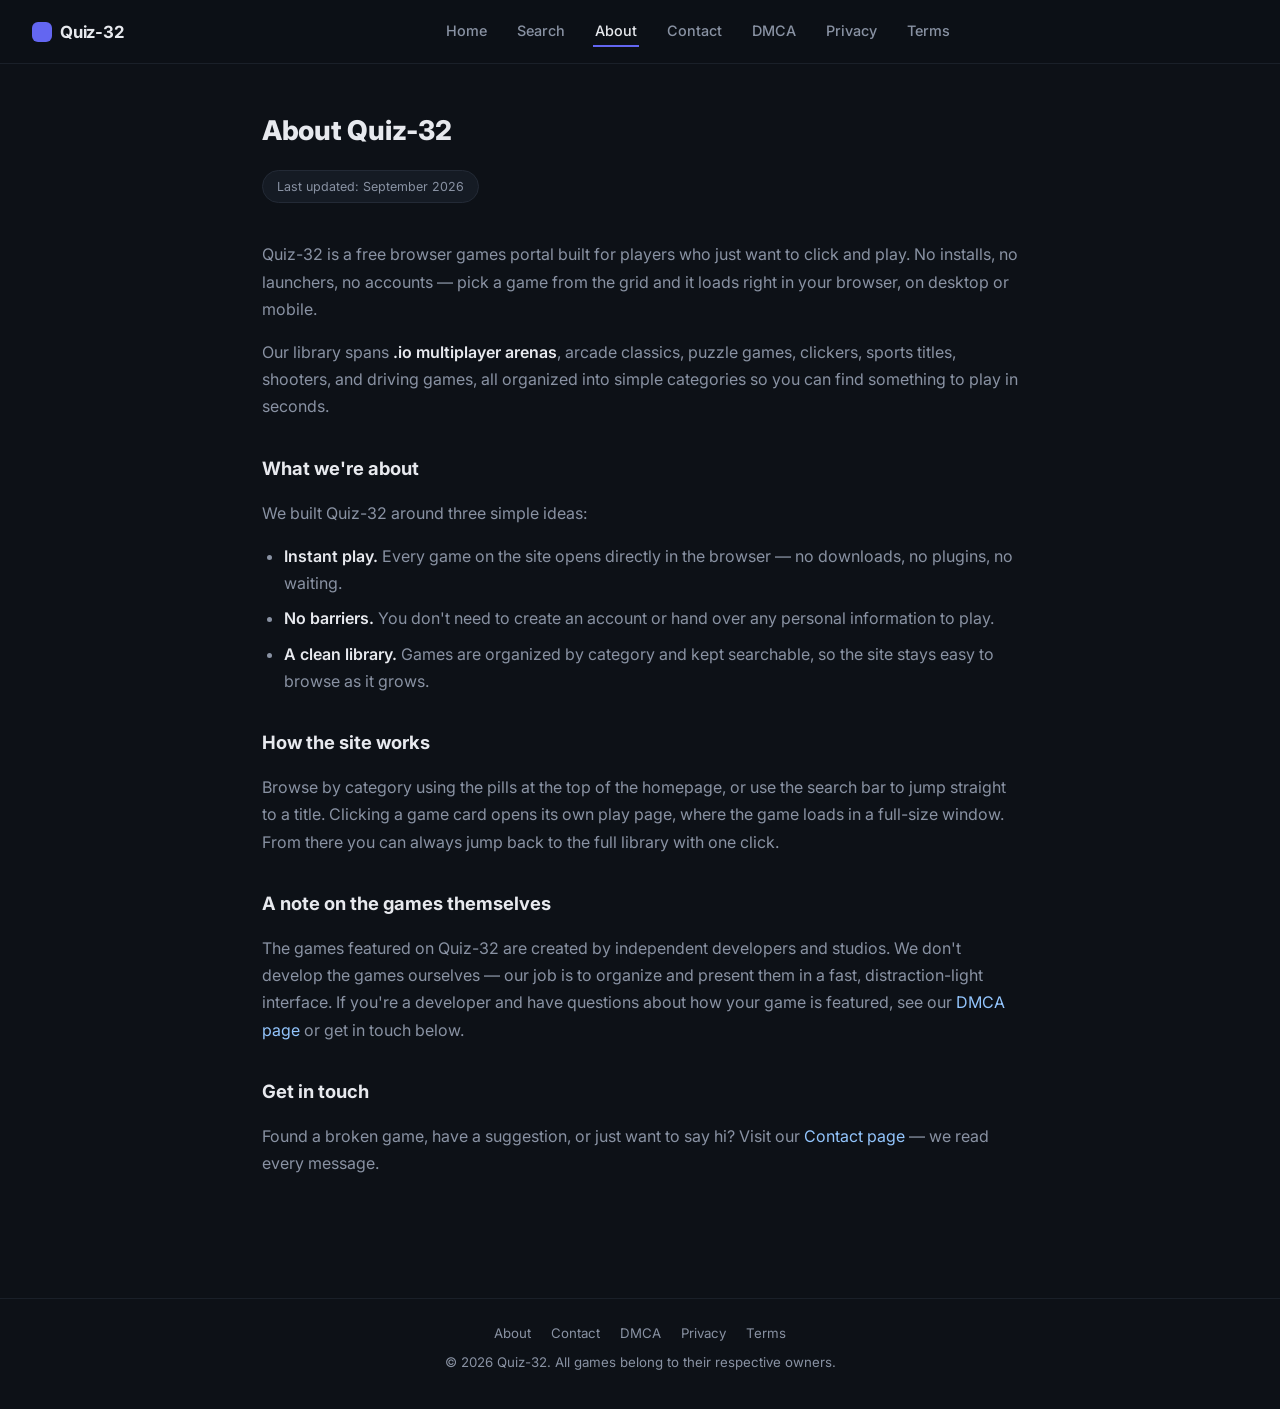
<file: about.html>
<!DOCTYPE html>
<html lang="tr">
<head>
<script async src="https://pagead2.googlesyndication.com/pagead/js/adsbygoogle.js?client=ca-pub-5250710037147850" crossorigin="anonymous"></script>
<meta charset="UTF-8">
<meta name="viewport" content="width=device-width, initial-scale=1.0">
<title>Quiz-32</title>
<link rel="icon" href="assets/img/favicon.svg" type="image/svg+xml">
<link rel="icon" href="assets/img/favicon-32.png" sizes="32x32" type="image/png">
<link rel="shortcut icon" href="favicon.ico">
<link rel="apple-touch-icon" href="assets/img/apple-touch-icon.png">
<link rel="stylesheet" href="assets/style.css">
</head>
<body>

<header class="site-header">
  <div class="nav-inner">
    <a class="logo" href="index.html">Quiz-32</a>
    <button class="nav-toggle" aria-label="Menu">&#9776;</button>
    <nav class="main-nav">
      <a href="index.html">Home</a>
      <a href="search.html">Search</a>
      <a href="about.html" class="active">About</a>
      <a href="contact.html">Contact</a>
      <a href="dmca.html">DMCA</a>
      <a href="privacy.html">Privacy</a>
      <a href="terms.html">Terms</a>
    </nav>
  </div>
</header>

<div class="page-content">
  <h1>About Quiz-32</h1>
  <span class="page-updated">Last updated: September 2026</span>

  <p>Quiz-32 is a free browser games portal built for players who just want to click and play. No installs, no launchers, no accounts &mdash; pick a game from the grid and it loads right in your browser, on desktop or mobile.</p>

  <p>Our library spans <strong>.io multiplayer arenas</strong>, arcade classics, puzzle games, clickers, sports titles, shooters, and driving games, all organized into simple categories so you can find something to play in seconds.</p>

  <h2>What we're about</h2>
  <p>We built Quiz-32 around three simple ideas:</p>
  <ul>
    <li><strong>Instant play.</strong> Every game on the site opens directly in the browser &mdash; no downloads, no plugins, no waiting.</li>
    <li><strong>No barriers.</strong> You don't need to create an account or hand over any personal information to play.</li>
    <li><strong>A clean library.</strong> Games are organized by category and kept searchable, so the site stays easy to browse as it grows.</li>
  </ul>

  <h2>How the site works</h2>
  <p>Browse by category using the pills at the top of the homepage, or use the search bar to jump straight to a title. Clicking a game card opens its own play page, where the game loads in a full-size window. From there you can always jump back to the full library with one click.</p>

  <h2>A note on the games themselves</h2>
  <p>The games featured on Quiz-32 are created by independent developers and studios. We don't develop the games ourselves &mdash; our job is to organize and present them in a fast, distraction-light interface. If you're a developer and have questions about how your game is featured, see our <a href="dmca.html">DMCA page</a> or get in touch below.</p>

  <h2>Get in touch</h2>
  <p>Found a broken game, have a suggestion, or just want to say hi? Visit our <a href="contact.html">Contact page</a> &mdash; we read every message.</p>
</div>

<footer class="site-footer">
  <div>
    <a href="about.html">About</a>
    <a href="contact.html">Contact</a>
    <a href="dmca.html">DMCA</a>
    <a href="privacy.html">Privacy</a>
    <a href="terms.html">Terms</a>
  </div>
  <p>&copy; 2026 Quiz-32. All games belong to their respective owners.</p>
</footer>

<script src="assets/common.js"></script>
</body>
</html>
</file>
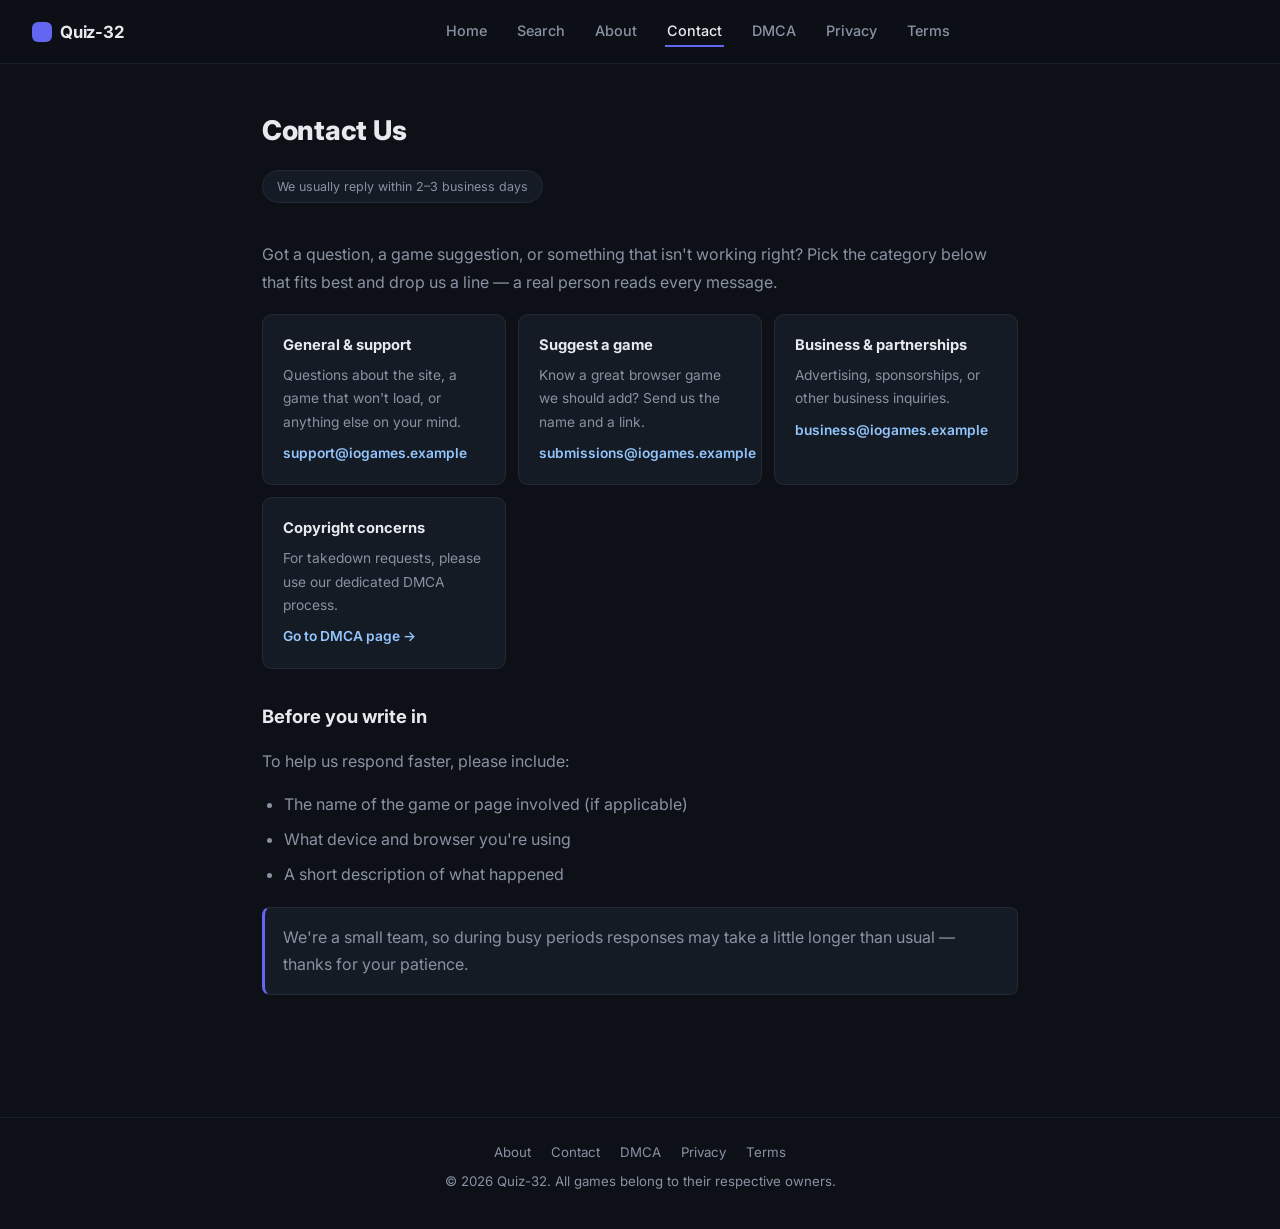
<file: contact.html>
<!DOCTYPE html>
<html lang="tr">
<head>
<script async src="https://pagead2.googlesyndication.com/pagead/js/adsbygoogle.js?client=ca-pub-5250710037147850" crossorigin="anonymous"></script>
<meta charset="UTF-8">
<meta name="viewport" content="width=device-width, initial-scale=1.0">
<title>Quiz-32</title>
<link rel="icon" href="assets/img/favicon.svg" type="image/svg+xml">
<link rel="icon" href="assets/img/favicon-32.png" sizes="32x32" type="image/png">
<link rel="shortcut icon" href="favicon.ico">
<link rel="apple-touch-icon" href="assets/img/apple-touch-icon.png">
<link rel="stylesheet" href="assets/style.css">
</head>
<body>

<header class="site-header">
  <div class="nav-inner">
    <a class="logo" href="index.html">Quiz-32</a>
    <button class="nav-toggle" aria-label="Menu">&#9776;</button>
    <nav class="main-nav">
      <a href="index.html">Home</a>
      <a href="search.html">Search</a>
      <a href="about.html">About</a>
      <a href="contact.html" class="active">Contact</a>
      <a href="dmca.html">DMCA</a>
      <a href="privacy.html">Privacy</a>
      <a href="terms.html">Terms</a>
    </nav>
  </div>
</header>

<div class="page-content">
  <h1>Contact Us</h1>
  <span class="page-updated">We usually reply within 2&ndash;3 business days</span>

  <p>Got a question, a game suggestion, or something that isn't working right? Pick the category below that fits best and drop us a line &mdash; a real person reads every message.</p>

  <div class="contact-grid">
    <div class="contact-card">
      <h3>General &amp; support</h3>
      <p>Questions about the site, a game that won't load, or anything else on your mind.</p>
      <span class="email">support@iogames.example</span>
    </div>
    <div class="contact-card">
      <h3>Suggest a game</h3>
      <p>Know a great browser game we should add? Send us the name and a link.</p>
      <span class="email">submissions@iogames.example</span>
    </div>
    <div class="contact-card">
      <h3>Business &amp; partnerships</h3>
      <p>Advertising, sponsorships, or other business inquiries.</p>
      <span class="email">business@iogames.example</span>
    </div>
    <div class="contact-card">
      <h3>Copyright concerns</h3>
      <p>For takedown requests, please use our dedicated DMCA process.</p>
      <a class="email" href="dmca.html">Go to DMCA page &rarr;</a>
    </div>
  </div>

  <h2>Before you write in</h2>
  <p>To help us respond faster, please include:</p>
  <ul>
    <li>The name of the game or page involved (if applicable)</li>
    <li>What device and browser you're using</li>
    <li>A short description of what happened</li>
  </ul>

  <div class="callout">
    <p>We're a small team, so during busy periods responses may take a little longer than usual &mdash; thanks for your patience.</p>
  </div>
</div>

<footer class="site-footer">
  <div>
    <a href="about.html">About</a>
    <a href="contact.html">Contact</a>
    <a href="dmca.html">DMCA</a>
    <a href="privacy.html">Privacy</a>
    <a href="terms.html">Terms</a>
  </div>
  <p>&copy; 2026 Quiz-32. All games belong to their respective owners.</p>
</footer>

<script src="assets/common.js"></script>
</body>
</html>
</file>
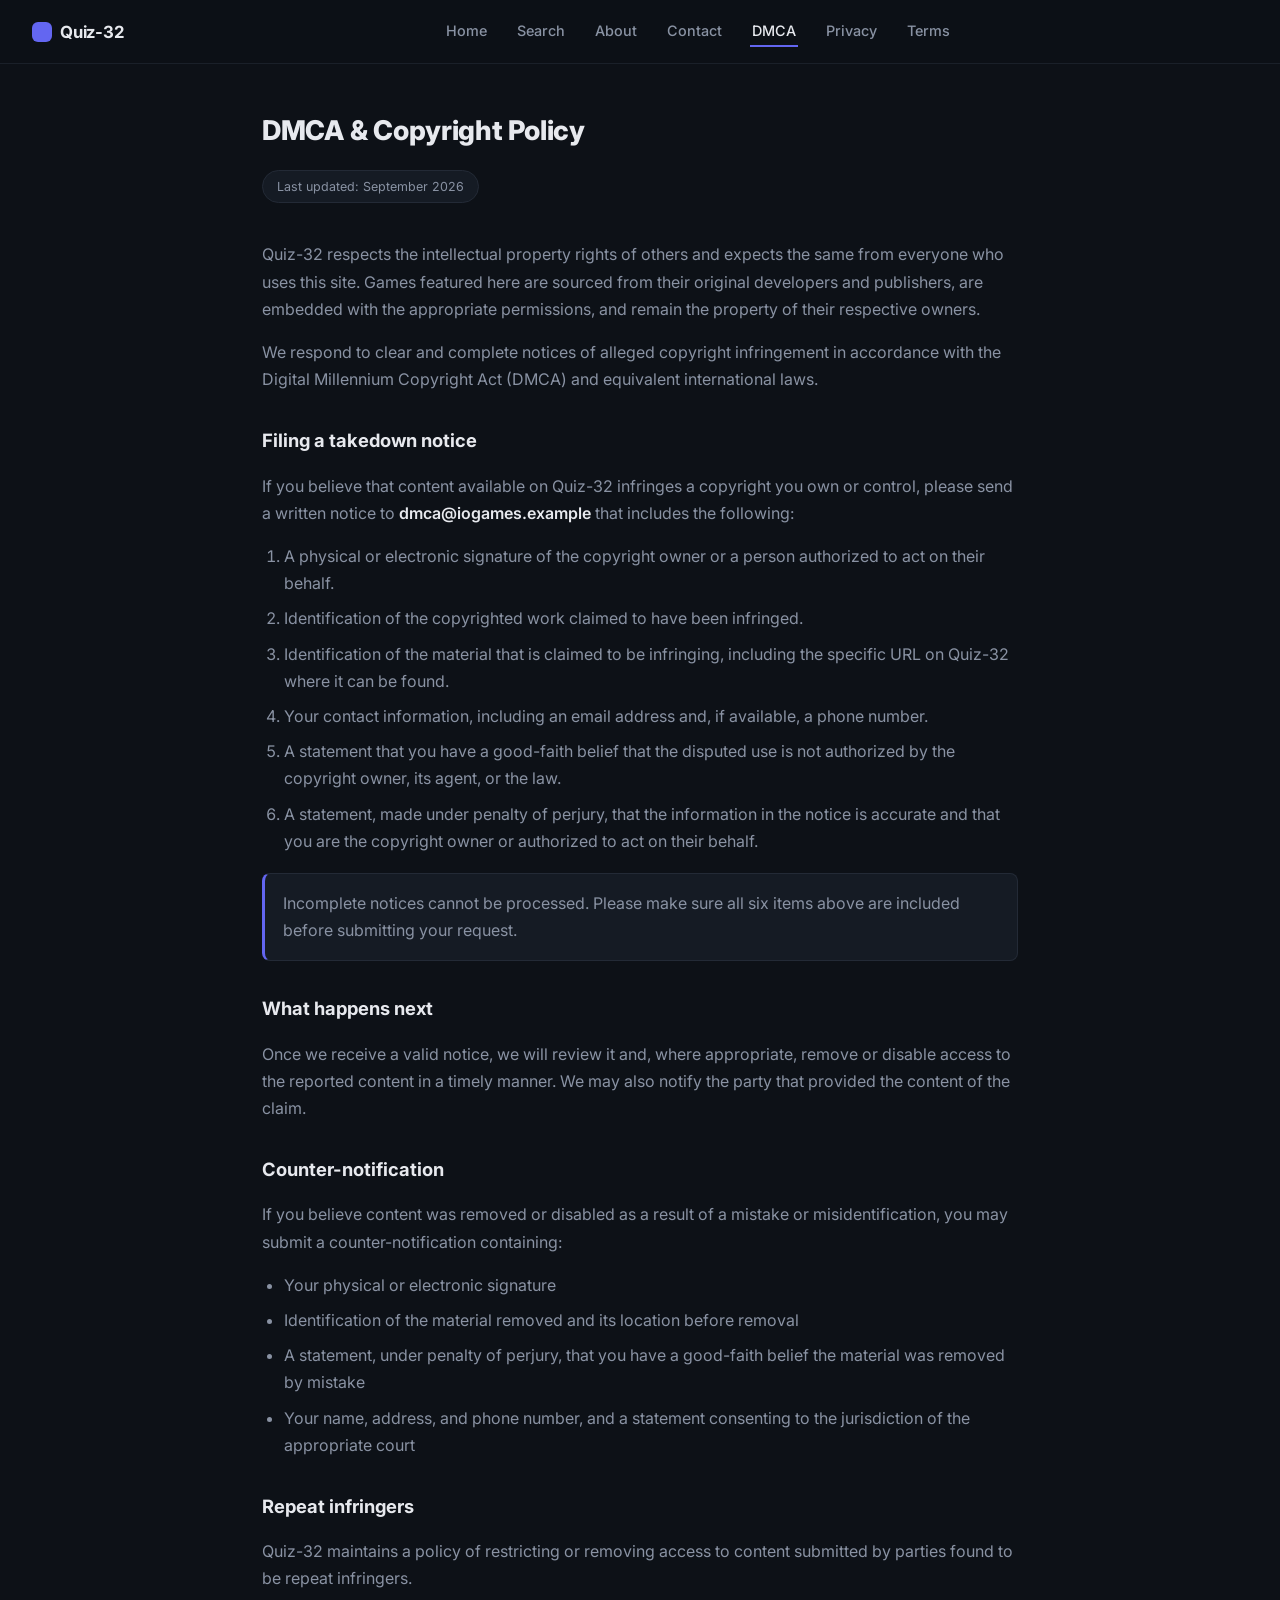
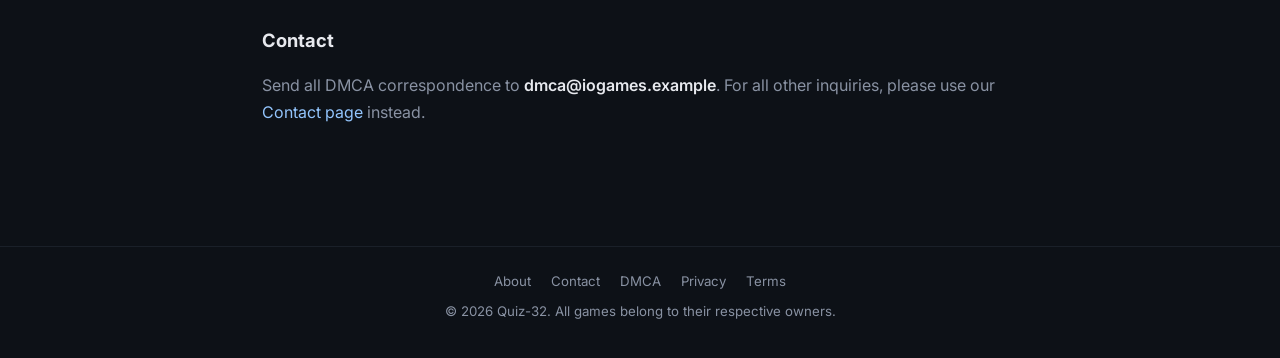
<file: dmca.html>
<!DOCTYPE html>
<html lang="tr">
<head>
<script async src="https://pagead2.googlesyndication.com/pagead/js/adsbygoogle.js?client=ca-pub-5250710037147850" crossorigin="anonymous"></script>
<meta charset="UTF-8">
<meta name="viewport" content="width=device-width, initial-scale=1.0">
<title>Quiz-32</title>
<link rel="icon" href="assets/img/favicon.svg" type="image/svg+xml">
<link rel="icon" href="assets/img/favicon-32.png" sizes="32x32" type="image/png">
<link rel="shortcut icon" href="favicon.ico">
<link rel="apple-touch-icon" href="assets/img/apple-touch-icon.png">
<link rel="stylesheet" href="assets/style.css">
</head>
<body>

<header class="site-header">
  <div class="nav-inner">
    <a class="logo" href="index.html">Quiz-32</a>
    <button class="nav-toggle" aria-label="Menu">&#9776;</button>
    <nav class="main-nav">
      <a href="index.html">Home</a>
      <a href="search.html">Search</a>
      <a href="about.html">About</a>
      <a href="contact.html">Contact</a>
      <a href="dmca.html" class="active">DMCA</a>
      <a href="privacy.html">Privacy</a>
      <a href="terms.html">Terms</a>
    </nav>
  </div>
</header>

<div class="page-content">
  <h1>DMCA &amp; Copyright Policy</h1>
  <span class="page-updated">Last updated: September 2026</span>

  <p>Quiz-32 respects the intellectual property rights of others and expects the same from everyone who uses this site. Games featured here are sourced from their original developers and publishers, are embedded with the appropriate permissions, and remain the property of their respective owners.</p>

  <p>We respond to clear and complete notices of alleged copyright infringement in accordance with the Digital Millennium Copyright Act (DMCA) and equivalent international laws.</p>

  <h2>Filing a takedown notice</h2>
  <p>If you believe that content available on Quiz-32 infringes a copyright you own or control, please send a written notice to <strong>dmca@iogames.example</strong> that includes the following:</p>
  <ol>
    <li>A physical or electronic signature of the copyright owner or a person authorized to act on their behalf.</li>
    <li>Identification of the copyrighted work claimed to have been infringed.</li>
    <li>Identification of the material that is claimed to be infringing, including the specific URL on Quiz-32 where it can be found.</li>
    <li>Your contact information, including an email address and, if available, a phone number.</li>
    <li>A statement that you have a good-faith belief that the disputed use is not authorized by the copyright owner, its agent, or the law.</li>
    <li>A statement, made under penalty of perjury, that the information in the notice is accurate and that you are the copyright owner or authorized to act on their behalf.</li>
  </ol>

  <div class="callout">
    <p>Incomplete notices cannot be processed. Please make sure all six items above are included before submitting your request.</p>
  </div>

  <h2>What happens next</h2>
  <p>Once we receive a valid notice, we will review it and, where appropriate, remove or disable access to the reported content in a timely manner. We may also notify the party that provided the content of the claim.</p>

  <h2>Counter-notification</h2>
  <p>If you believe content was removed or disabled as a result of a mistake or misidentification, you may submit a counter-notification containing:</p>
  <ul>
    <li>Your physical or electronic signature</li>
    <li>Identification of the material removed and its location before removal</li>
    <li>A statement, under penalty of perjury, that you have a good-faith belief the material was removed by mistake</li>
    <li>Your name, address, and phone number, and a statement consenting to the jurisdiction of the appropriate court</li>
  </ul>

  <h2>Repeat infringers</h2>
  <p>Quiz-32 maintains a policy of restricting or removing access to content submitted by parties found to be repeat infringers.</p>

  <h2>Contact</h2>
  <p>Send all DMCA correspondence to <strong>dmca@iogames.example</strong>. For all other inquiries, please use our <a href="contact.html">Contact page</a> instead.</p>
</div>

<footer class="site-footer">
  <div>
    <a href="about.html">About</a>
    <a href="contact.html">Contact</a>
    <a href="dmca.html">DMCA</a>
    <a href="privacy.html">Privacy</a>
    <a href="terms.html">Terms</a>
  </div>
  <p>&copy; 2026 Quiz-32. All games belong to their respective owners.</p>
</footer>

<script src="assets/common.js"></script>
</body>
</html>
</file>
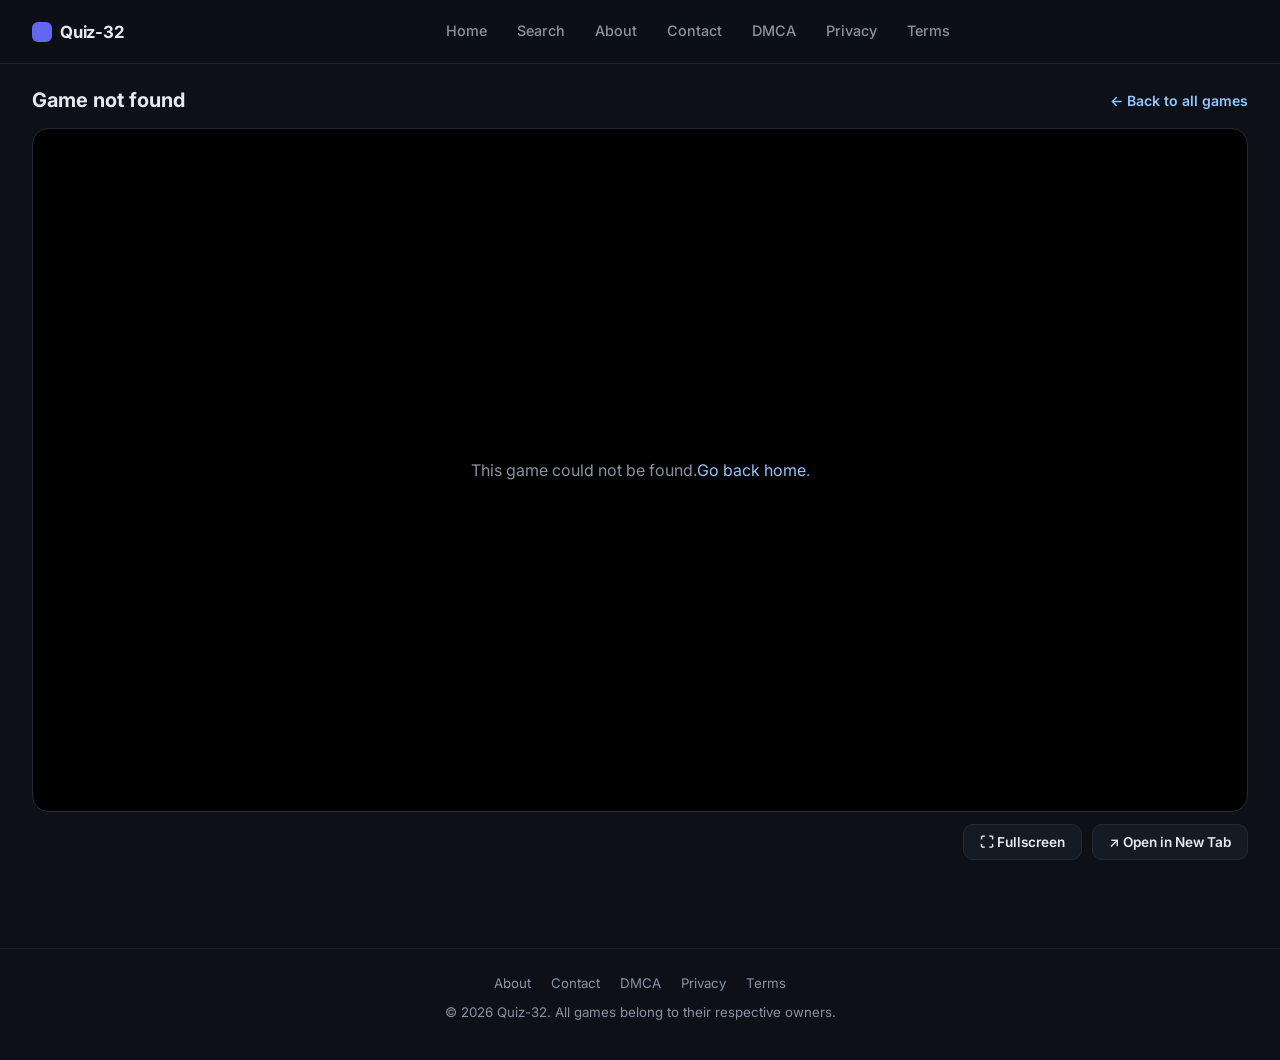
<file: play.html>
<!DOCTYPE html>
<html lang="tr">
<head>
<script async src="https://pagead2.googlesyndication.com/pagead/js/adsbygoogle.js?client=ca-pub-5250710037147850" crossorigin="anonymous"></script>
<meta charset="UTF-8">
<meta name="viewport" content="width=device-width, initial-scale=1.0">
<title id="page-title">Quiz-32</title>
<link rel="icon" href="assets/img/favicon.svg" type="image/svg+xml">
<link rel="icon" href="assets/img/favicon-32.png" sizes="32x32" type="image/png">
<link rel="shortcut icon" href="favicon.ico">
<link rel="apple-touch-icon" href="assets/img/apple-touch-icon.png">
<link rel="stylesheet" href="assets/style.css">
</head>
<body>

<header class="site-header">
  <div class="nav-inner">
    <a class="logo" href="index.html">Quiz-32</a>
    <button class="nav-toggle" aria-label="Menu">&#9776;</button>
    <nav class="main-nav">
      <a href="index.html">Home</a>
      <a href="search.html">Search</a>
      <a href="about.html">About</a>
      <a href="contact.html">Contact</a>
      <a href="dmca.html">DMCA</a>
      <a href="privacy.html">Privacy</a>
      <a href="terms.html">Terms</a>
    </nav>
  </div>
</header>

<div class="player-wrap">
  <div class="player-header">
    <h1 id="game-title">Loading...</h1>
    <a class="back-link" href="index.html">&larr; Back to all games</a>
  </div>
  <div class="player-frame-box" id="player-frame-box"></div>
  <div class="player-actions" id="player-actions" hidden>
    <button class="button-outline" id="fullscreen-btn">&#x26F6; Fullscreen</button>
    <button class="button-outline" id="newtab-btn">&#x2197; Open in New Tab</button>
  </div>
  <article class="game-article" id="game-article" hidden></article>
</div>

<footer class="site-footer">
  <div>
    <a href="about.html">About</a>
    <a href="contact.html">Contact</a>
    <a href="dmca.html">DMCA</a>
    <a href="privacy.html">Privacy</a>
    <a href="terms.html">Terms</a>
  </div>
  <p>&copy; 2026 Quiz-32. All games belong to their respective owners.</p>
</footer>

<script src="assets/games.js"></script>
<script src="assets/common.js"></script>
<script>
  const params = new URLSearchParams(location.search);
  const slug = params.get("slug");
  const game = GAMES.find(g => slugify(g.title) === slug);
  const box = document.getElementById("player-frame-box");
  const actions = document.getElementById("player-actions");
  const articleBox = document.getElementById("game-article");

  if (!game) {
    document.getElementById("game-title").textContent = "Game not found";
    box.innerHTML = `<div class="player-missing">This game could not be found. <a href="index.html" style="color:var(--accent-2)">Go back home</a>.</div>`;
  } else {
    document.getElementById("game-title").textContent = game.title;
    document.getElementById("page-title").textContent = "Quiz-32";

    if (game.url && game.url.trim()) {
      box.innerHTML = `<iframe id="gameframe" src="${game.url}" allowfullscreen allow="gamepad; fullscreen"></iframe>`;

      actions.hidden = false;
      document.getElementById("fullscreen-btn").addEventListener("click", () => {
        const frame = document.getElementById("gameframe");
        if (frame.requestFullscreen) frame.requestFullscreen();
        else if (frame.webkitRequestFullscreen) frame.webkitRequestFullscreen();
      });
      document.getElementById("newtab-btn").addEventListener("click", () => {
        window.open(game.url, "_blank", "noopener");
      });
    } else {
      box.innerHTML = `<div class="player-missing">This game's link hasn't been added yet. Add a "url" for "${game.title}" in assets/games.js.</div>`;
    }

    if (game.description && game.description.length) {
      const paras = game.description.map(p => `<p>${p}</p>`).join("");
      articleBox.innerHTML = `
        <h2>${game.title} Game Guide</h2>
        ${paras}
        <h3>Game Details</h3>
        <p><strong>Game:</strong> ${game.title}<br>
        <strong>Access:</strong> Free online browser play<br>
        <strong>Site:</strong> Quiz-32<br>
        <strong>Download:</strong> Not required</p>
        <h3>Content Notice</h3>
        <p>Game names, images, and trademarks belong to their respective owners. Quiz-32 provides informational pages and browser access for convenience. Rights owners can request review through the <a href="contact.html">Contact</a> and <a href="dmca.html">DMCA</a> pages.</p>
      `;
      articleBox.hidden = false;
    }
  }
</script>
</body>
</html>
</file>
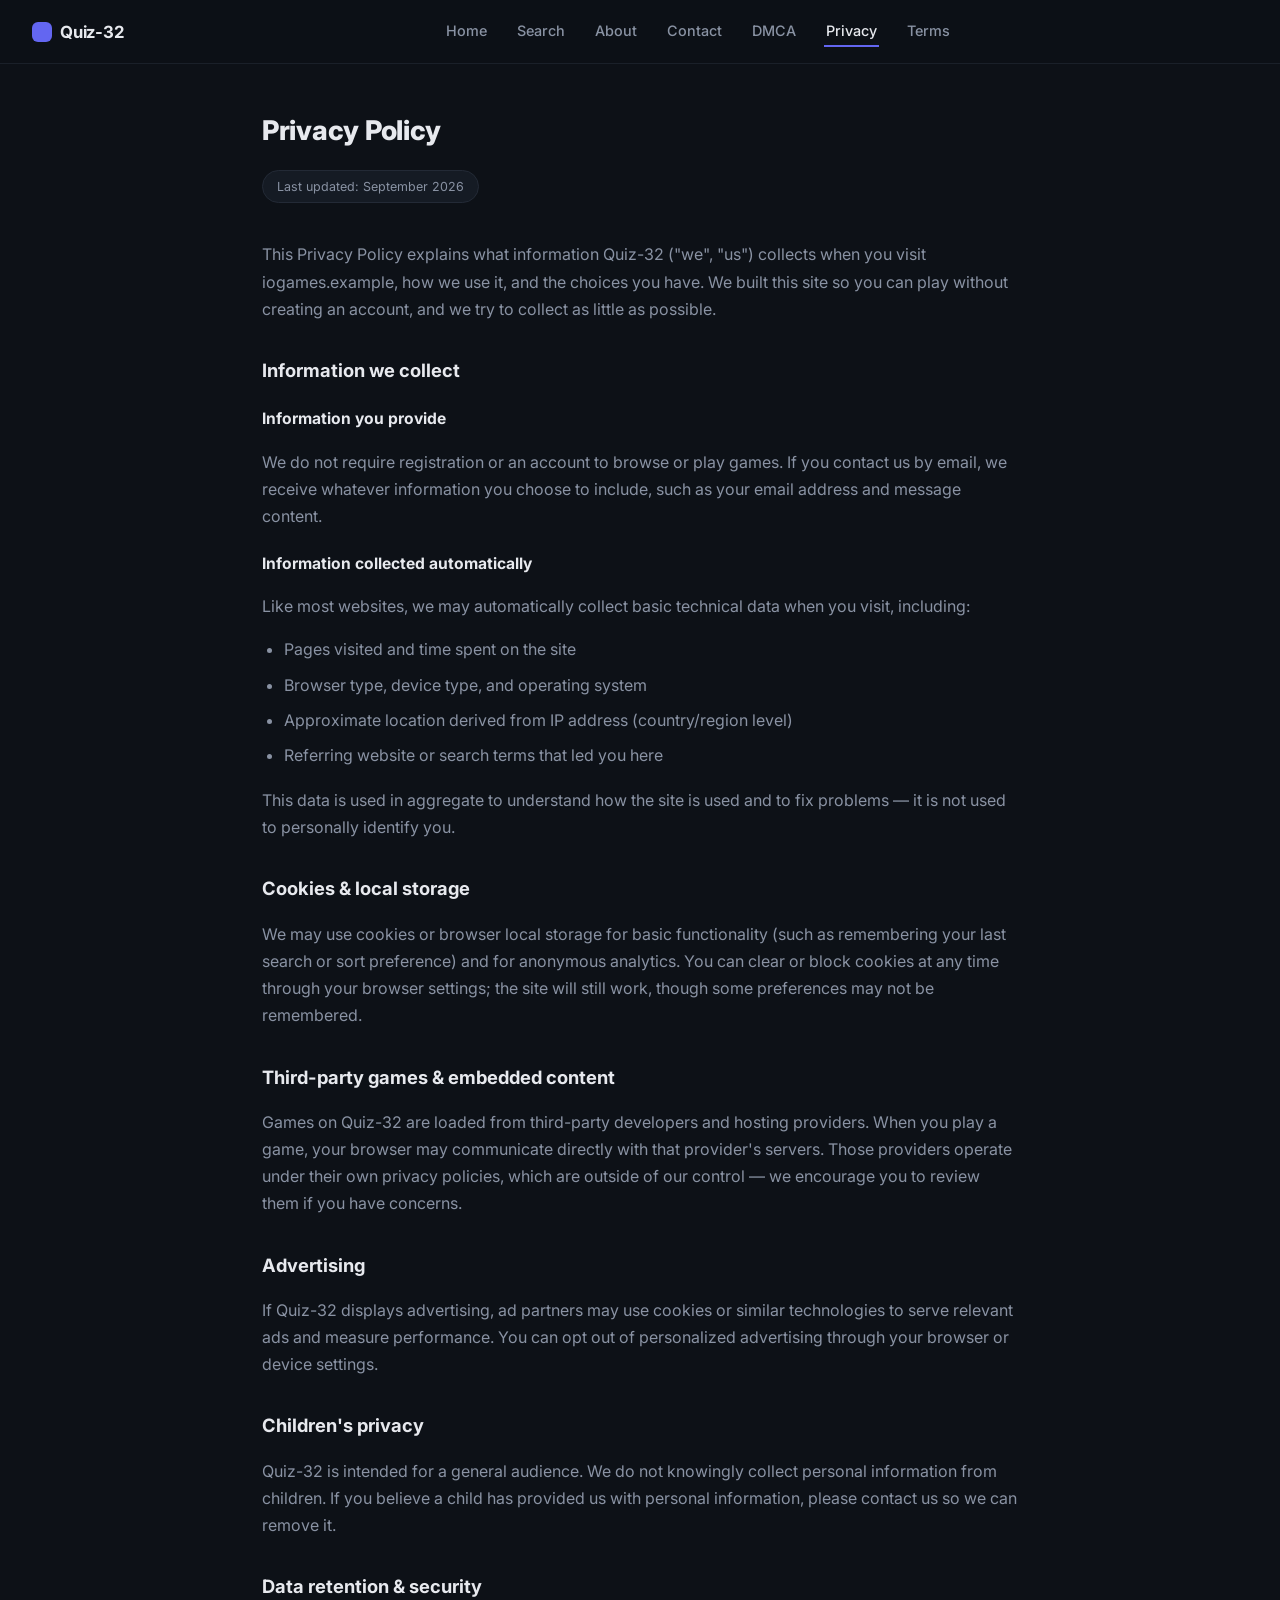
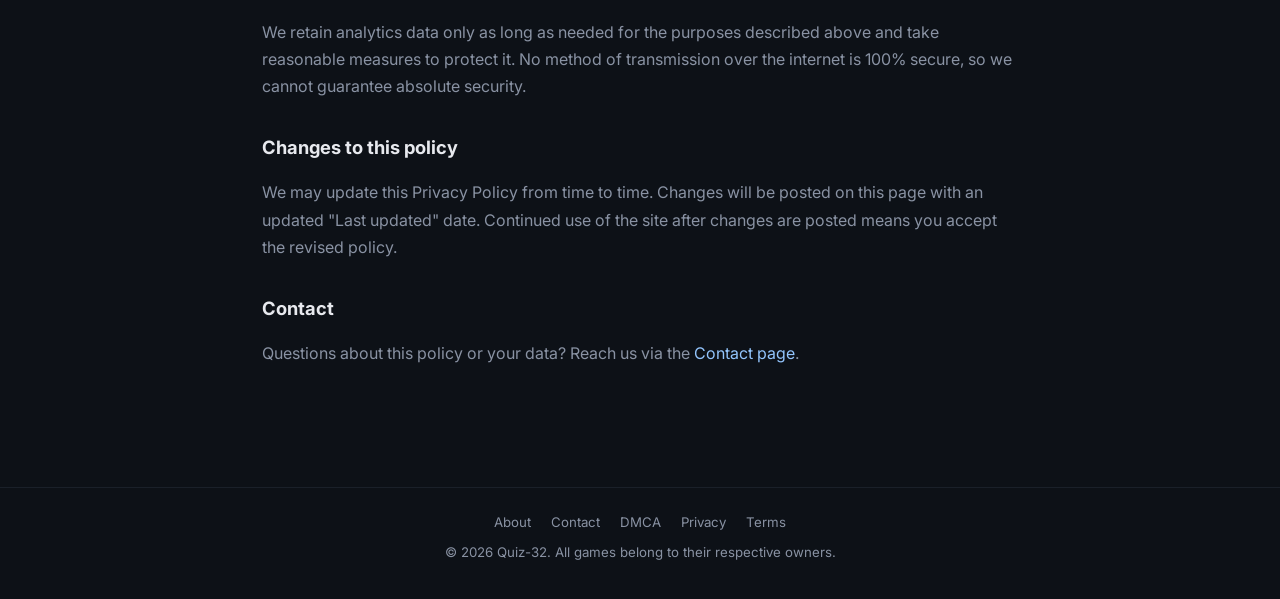
<file: privacy.html>
<!DOCTYPE html>
<html lang="tr">
<head>
<script async src="https://pagead2.googlesyndication.com/pagead/js/adsbygoogle.js?client=ca-pub-5250710037147850" crossorigin="anonymous"></script>
<meta charset="UTF-8">
<meta name="viewport" content="width=device-width, initial-scale=1.0">
<title>Quiz-32</title>
<link rel="icon" href="assets/img/favicon.svg" type="image/svg+xml">
<link rel="icon" href="assets/img/favicon-32.png" sizes="32x32" type="image/png">
<link rel="shortcut icon" href="favicon.ico">
<link rel="apple-touch-icon" href="assets/img/apple-touch-icon.png">
<link rel="stylesheet" href="assets/style.css">
</head>
<body>

<header class="site-header">
  <div class="nav-inner">
    <a class="logo" href="index.html">Quiz-32</a>
    <button class="nav-toggle" aria-label="Menu">&#9776;</button>
    <nav class="main-nav">
      <a href="index.html">Home</a>
      <a href="search.html">Search</a>
      <a href="about.html">About</a>
      <a href="contact.html">Contact</a>
      <a href="dmca.html">DMCA</a>
      <a href="privacy.html" class="active">Privacy</a>
      <a href="terms.html">Terms</a>
    </nav>
  </div>
</header>

<div class="page-content">
  <h1>Privacy Policy</h1>
  <span class="page-updated">Last updated: September 2026</span>

  <p>This Privacy Policy explains what information Quiz-32 ("we", "us") collects when you visit iogames.example, how we use it, and the choices you have. We built this site so you can play without creating an account, and we try to collect as little as possible.</p>

  <h2>Information we collect</h2>
  <h3>Information you provide</h3>
  <p>We do not require registration or an account to browse or play games. If you contact us by email, we receive whatever information you choose to include, such as your email address and message content.</p>

  <h3>Information collected automatically</h3>
  <p>Like most websites, we may automatically collect basic technical data when you visit, including:</p>
  <ul>
    <li>Pages visited and time spent on the site</li>
    <li>Browser type, device type, and operating system</li>
    <li>Approximate location derived from IP address (country/region level)</li>
    <li>Referring website or search terms that led you here</li>
  </ul>
  <p>This data is used in aggregate to understand how the site is used and to fix problems &mdash; it is not used to personally identify you.</p>

  <h2>Cookies &amp; local storage</h2>
  <p>We may use cookies or browser local storage for basic functionality (such as remembering your last search or sort preference) and for anonymous analytics. You can clear or block cookies at any time through your browser settings; the site will still work, though some preferences may not be remembered.</p>

  <h2>Third-party games &amp; embedded content</h2>
  <p>Games on Quiz-32 are loaded from third-party developers and hosting providers. When you play a game, your browser may communicate directly with that provider's servers. Those providers operate under their own privacy policies, which are outside of our control &mdash; we encourage you to review them if you have concerns.</p>

  <h2>Advertising</h2>
  <p>If Quiz-32 displays advertising, ad partners may use cookies or similar technologies to serve relevant ads and measure performance. You can opt out of personalized advertising through your browser or device settings.</p>

  <h2>Children's privacy</h2>
  <p>Quiz-32 is intended for a general audience. We do not knowingly collect personal information from children. If you believe a child has provided us with personal information, please contact us so we can remove it.</p>

  <h2>Data retention &amp; security</h2>
  <p>We retain analytics data only as long as needed for the purposes described above and take reasonable measures to protect it. No method of transmission over the internet is 100% secure, so we cannot guarantee absolute security.</p>

  <h2>Changes to this policy</h2>
  <p>We may update this Privacy Policy from time to time. Changes will be posted on this page with an updated "Last updated" date. Continued use of the site after changes are posted means you accept the revised policy.</p>

  <h2>Contact</h2>
  <p>Questions about this policy or your data? Reach us via the <a href="contact.html">Contact page</a>.</p>
</div>

<footer class="site-footer">
  <div>
    <a href="about.html">About</a>
    <a href="contact.html">Contact</a>
    <a href="dmca.html">DMCA</a>
    <a href="privacy.html">Privacy</a>
    <a href="terms.html">Terms</a>
  </div>
  <p>&copy; 2026 Quiz-32. All games belong to their respective owners.</p>
</footer>

<script src="assets/common.js"></script>
</body>
</html>
</file>
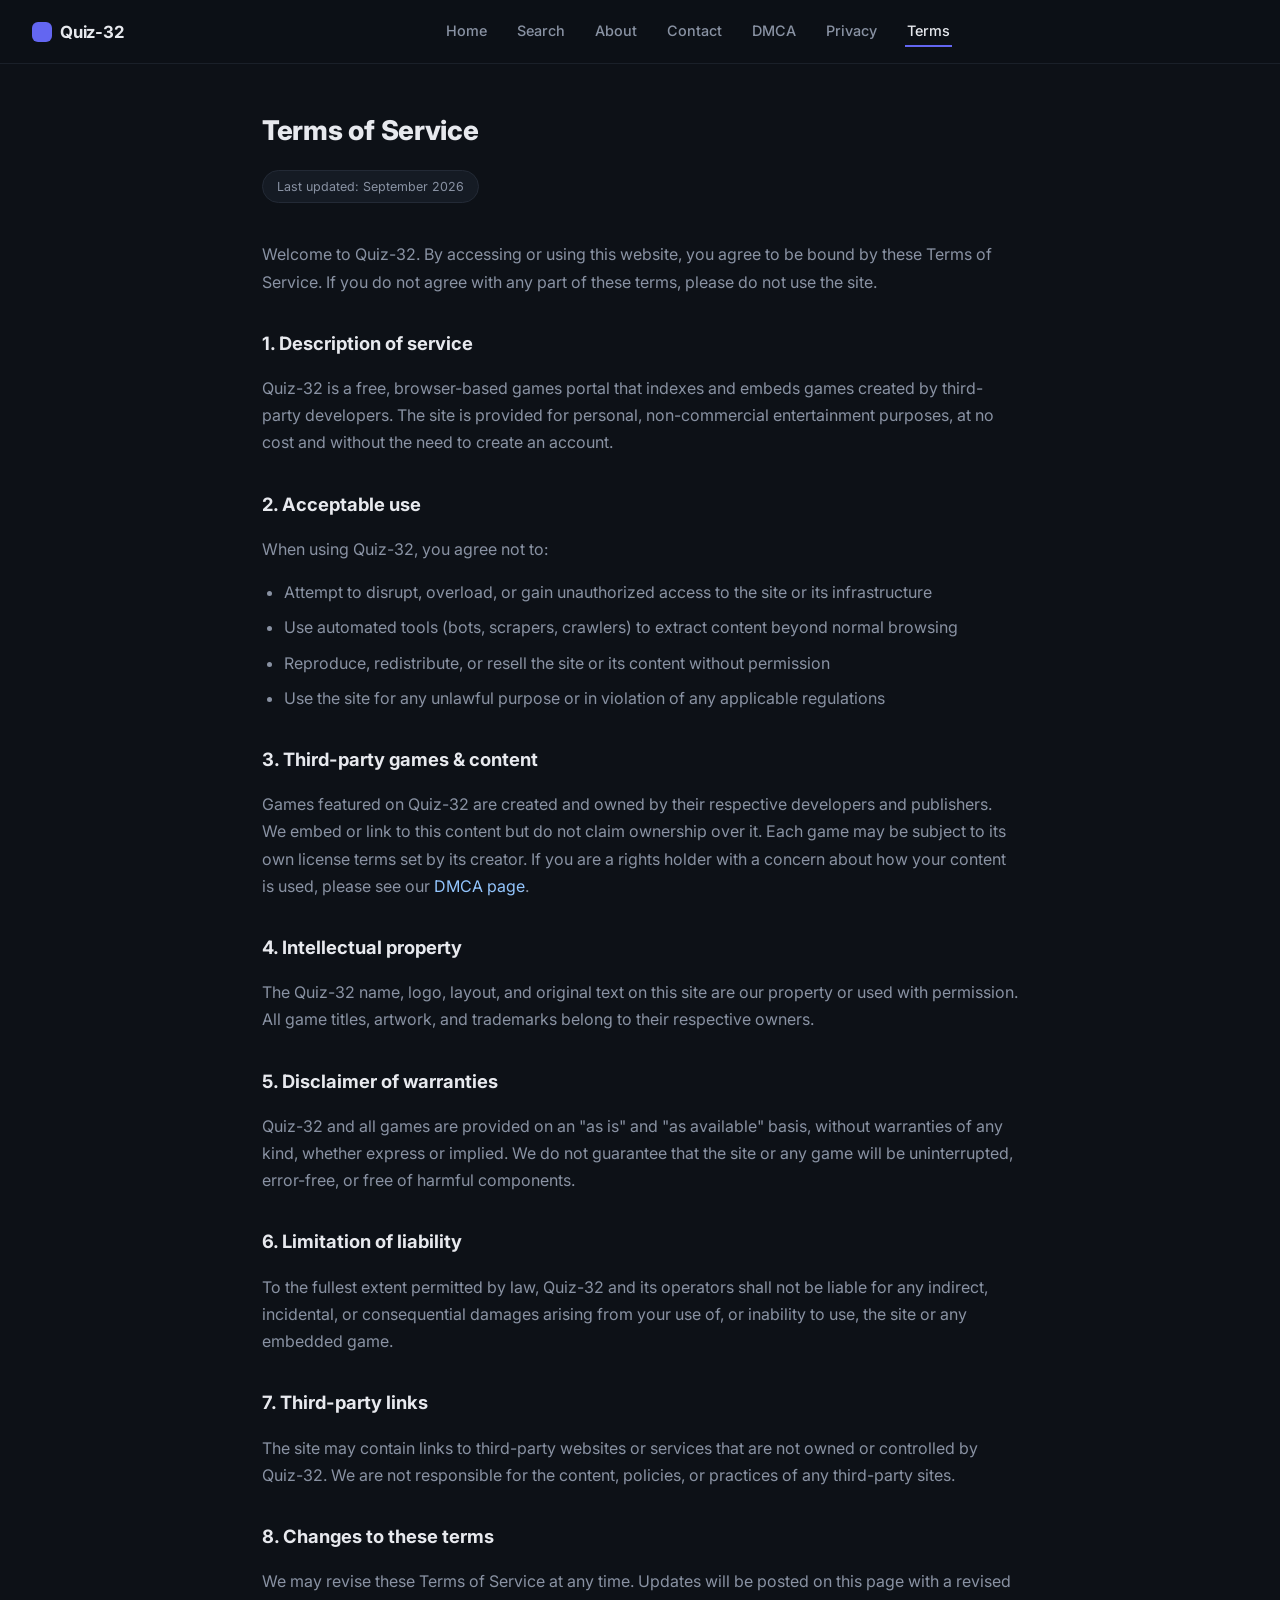
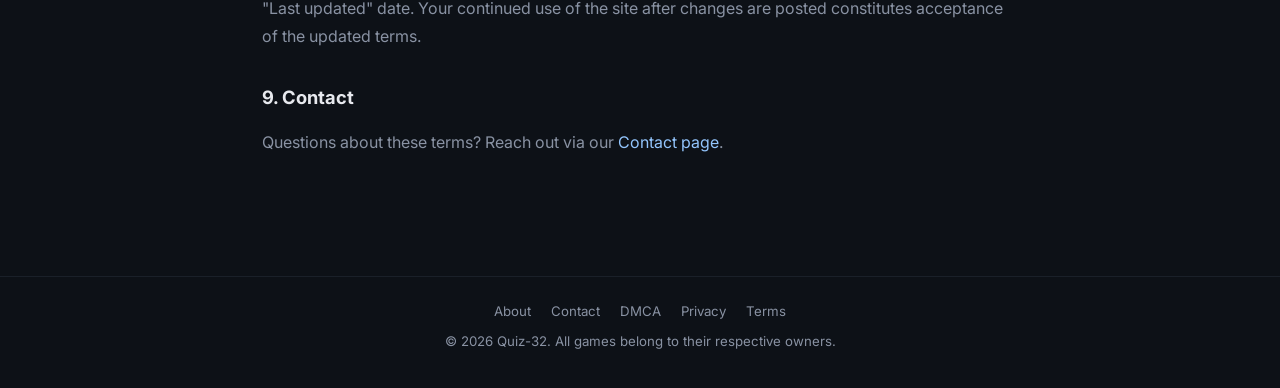
<file: terms.html>
<!DOCTYPE html>
<html lang="tr">
<head>
<script async src="https://pagead2.googlesyndication.com/pagead/js/adsbygoogle.js?client=ca-pub-5250710037147850" crossorigin="anonymous"></script>
<meta charset="UTF-8">
<meta name="viewport" content="width=device-width, initial-scale=1.0">
<title>Quiz-32</title>
<link rel="icon" href="assets/img/favicon.svg" type="image/svg+xml">
<link rel="icon" href="assets/img/favicon-32.png" sizes="32x32" type="image/png">
<link rel="shortcut icon" href="favicon.ico">
<link rel="apple-touch-icon" href="assets/img/apple-touch-icon.png">
<link rel="stylesheet" href="assets/style.css">
</head>
<body>

<header class="site-header">
  <div class="nav-inner">
    <a class="logo" href="index.html">Quiz-32</a>
    <button class="nav-toggle" aria-label="Menu">&#9776;</button>
    <nav class="main-nav">
      <a href="index.html">Home</a>
      <a href="search.html">Search</a>
      <a href="about.html">About</a>
      <a href="contact.html">Contact</a>
      <a href="dmca.html">DMCA</a>
      <a href="privacy.html">Privacy</a>
      <a href="terms.html" class="active">Terms</a>
    </nav>
  </div>
</header>

<div class="page-content">
  <h1>Terms of Service</h1>
  <span class="page-updated">Last updated: September 2026</span>

  <p>Welcome to Quiz-32. By accessing or using this website, you agree to be bound by these Terms of Service. If you do not agree with any part of these terms, please do not use the site.</p>

  <h2>1. Description of service</h2>
  <p>Quiz-32 is a free, browser-based games portal that indexes and embeds games created by third-party developers. The site is provided for personal, non-commercial entertainment purposes, at no cost and without the need to create an account.</p>

  <h2>2. Acceptable use</h2>
  <p>When using Quiz-32, you agree not to:</p>
  <ul>
    <li>Attempt to disrupt, overload, or gain unauthorized access to the site or its infrastructure</li>
    <li>Use automated tools (bots, scrapers, crawlers) to extract content beyond normal browsing</li>
    <li>Reproduce, redistribute, or resell the site or its content without permission</li>
    <li>Use the site for any unlawful purpose or in violation of any applicable regulations</li>
  </ul>

  <h2>3. Third-party games &amp; content</h2>
  <p>Games featured on Quiz-32 are created and owned by their respective developers and publishers. We embed or link to this content but do not claim ownership over it. Each game may be subject to its own license terms set by its creator. If you are a rights holder with a concern about how your content is used, please see our <a href="dmca.html">DMCA page</a>.</p>

  <h2>4. Intellectual property</h2>
  <p>The Quiz-32 name, logo, layout, and original text on this site are our property or used with permission. All game titles, artwork, and trademarks belong to their respective owners.</p>

  <h2>5. Disclaimer of warranties</h2>
  <p>Quiz-32 and all games are provided on an "as is" and "as available" basis, without warranties of any kind, whether express or implied. We do not guarantee that the site or any game will be uninterrupted, error-free, or free of harmful components.</p>

  <h2>6. Limitation of liability</h2>
  <p>To the fullest extent permitted by law, Quiz-32 and its operators shall not be liable for any indirect, incidental, or consequential damages arising from your use of, or inability to use, the site or any embedded game.</p>

  <h2>7. Third-party links</h2>
  <p>The site may contain links to third-party websites or services that are not owned or controlled by Quiz-32. We are not responsible for the content, policies, or practices of any third-party sites.</p>

  <h2>8. Changes to these terms</h2>
  <p>We may revise these Terms of Service at any time. Updates will be posted on this page with a revised "Last updated" date. Your continued use of the site after changes are posted constitutes acceptance of the updated terms.</p>

  <h2>9. Contact</h2>
  <p>Questions about these terms? Reach out via our <a href="contact.html">Contact page</a>.</p>
</div>

<footer class="site-footer">
  <div>
    <a href="about.html">About</a>
    <a href="contact.html">Contact</a>
    <a href="dmca.html">DMCA</a>
    <a href="privacy.html">Privacy</a>
    <a href="terms.html">Terms</a>
  </div>
  <p>&copy; 2026 Quiz-32. All games belong to their respective owners.</p>
</footer>

<script src="assets/common.js"></script>
</body>
</html>
</file>
<file: assets/style.css>
@import url('https://fonts.googleapis.com/css2?family=Inter:wght@400;500;600;700;800&display=swap');

:root {
  --bg: #0d1117;
  --bg-soft: #10151c;
  --card: #151b24;
  --card-hover: #1a212c;
  --border: #232a36;
  --border-soft: #1a2029;
  --text: #e7e9ee;
  --text-dim: #8992a3;
  --accent: #6366f1;
  --accent-soft: rgba(99, 102, 241, 0.12);
  --accent-2: #93c5fd;
  --radius-lg: 16px;
  --radius-md: 10px;
  --radius-sm: 8px;
  --max-width: 1400px;
}

* { box-sizing: border-box; }

html, body {
  margin: 0;
  padding: 0;
  background: var(--bg);
  color: var(--text);
  font-family: "Inter", "Segoe UI", Roboto, -apple-system, BlinkMacSystemFont, sans-serif;
  -webkit-font-smoothing: antialiased;
}

a { color: inherit; text-decoration: none; }

img { max-width: 100%; display: block; }

.wrap {
  max-width: var(--max-width);
  margin: 0 auto;
  padding: 0 32px;
}

/* Header / Nav */
header.site-header {
  position: sticky;
  top: 0;
  z-index: 20;
  background: rgba(13, 17, 23, 0.9);
  backdrop-filter: blur(6px);
  border-bottom: 1px solid var(--border-soft);
}

.nav-inner {
  display: flex;
  align-items: center;
  justify-content: space-between;
  gap: 24px;
  padding: 16px 32px;
  max-width: var(--max-width);
  margin: 0 auto;
}

.logo {
  display: flex;
  align-items: center;
  gap: 8px;
  font-weight: 700;
  font-size: 1.05rem;
  letter-spacing: -0.01em;
  color: var(--text);
  white-space: nowrap;
}

.logo::before {
  content: "";
  width: 20px;
  height: 20px;
  border-radius: 6px;
  background: var(--accent);
}

nav.main-nav {
  display: flex;
  flex-wrap: wrap;
  gap: 26px;
  justify-content: center;
  flex: 1;
}

nav.main-nav a {
  font-weight: 500;
  font-size: 0.9rem;
  color: var(--text-dim);
  padding: 6px 2px;
  border-bottom: 2px solid transparent;
  transition: color .15s ease, border-color .15s ease;
}

nav.main-nav a:hover,
nav.main-nav a.active {
  color: var(--text);
  border-color: var(--accent);
}

.nav-toggle {
  display: none;
  background: none;
  border: 1px solid var(--border);
  color: var(--text);
  border-radius: var(--radius-sm);
  padding: 8px 10px;
  font-size: 1.1rem;
  cursor: pointer;
}

/* Category pills */
.categories {
  display: flex;
  flex-wrap: wrap;
  gap: 8px;
  padding: 20px 32px 0;
  max-width: var(--max-width);
  margin: 0 auto;
}

.pill {
  background: transparent;
  border: 1px solid var(--border);
  color: var(--text-dim);
  padding: 7px 16px;
  border-radius: 999px;
  font-size: 0.84rem;
  font-weight: 500;
  cursor: pointer;
  transition: background .15s ease, color .15s ease, border-color .15s ease;
}

.pill:hover { color: var(--text); border-color: var(--text-dim); }

.pill.active {
  background: var(--accent);
  border-color: var(--accent);
  color: #fff;
  font-weight: 600;
}

/* Hero */
.hero {
  max-width: 640px;
  margin: 52px auto 0;
  padding: 0 24px;
  text-align: center;
}

.hero-eyebrow {
  display: inline-flex;
  align-items: center;
  gap: 6px;
  background: var(--accent-soft);
  color: var(--accent-2);
  border: 1px solid rgba(99, 102, 241, 0.3);
  padding: 6px 14px;
  border-radius: 999px;
  font-size: 0.78rem;
  font-weight: 600;
  margin-bottom: 20px;
}

.hero h1 {
  font-size: clamp(1.7rem, 3.6vw, 2.5rem);
  margin: 0 0 12px;
  font-weight: 800;
  letter-spacing: -0.02em;
}

.hero p {
  color: var(--text-dim);
  max-width: 520px;
  margin: 0 auto;
  font-size: 1rem;
  line-height: 1.6;
}

/* Controls */
.controls {
  display: flex;
  flex-wrap: wrap;
  gap: 10px;
  align-items: center;
  padding: 32px 32px 0;
  max-width: var(--max-width);
  margin: 0 auto;
}

.controls input[type="text"],
.controls select {
  background: var(--card);
  border: 1px solid var(--border);
  color: var(--text);
  padding: 10px 16px;
  border-radius: var(--radius-md);
  font-size: 0.9rem;
  font-family: inherit;
}

.controls input[type="text"] {
  flex: 1;
  min-width: 220px;
}

.controls input[type="text"]:focus,
.controls select:focus {
  outline: none;
  border-color: var(--accent);
}

.btn-reset {
  background: var(--accent);
  border: none;
  color: #fff;
  padding: 10px 20px;
  border-radius: var(--radius-md);
  font-weight: 600;
  font-size: 0.88rem;
  cursor: pointer;
  transition: background .15s ease;
}

.btn-reset:hover { background: #5457e5; }

.meta-row {
  padding: 16px 32px 4px;
  max-width: var(--max-width);
  margin: 0 auto;
  color: var(--text-dim);
  font-size: 0.85rem;
}

.section-title {
  padding: 0 32px;
  max-width: var(--max-width);
  margin: 0 auto;
  font-size: 1.05rem;
  font-weight: 700;
  margin-bottom: 14px;
}

/* Game grid */
.game-grid {
  display: grid;
  grid-template-columns: repeat(auto-fill, minmax(150px, 1fr));
  gap: 16px;
  padding: 0 32px 48px;
  max-width: var(--max-width);
  margin: 0 auto;
}

.game-card {
  background: var(--card);
  border: 1px solid var(--border-soft);
  border-radius: var(--radius-md);
  overflow: hidden;
  cursor: pointer;
  transition: transform .15s ease, box-shadow .15s ease, border-color .15s ease;
}

.game-card:hover {
  transform: translateY(-2px);
  border-color: var(--border);
  box-shadow: 0 10px 24px rgba(0,0,0,0.3);
}

.game-thumb {
  width: 100%;
  aspect-ratio: 1 / 1;
  object-fit: cover;
  background: var(--bg-soft);
}

.game-title {
  padding: 10px 12px 12px;
  font-size: 0.86rem;
  font-weight: 600;
  color: var(--text);
  white-space: nowrap;
  overflow: hidden;
  text-overflow: ellipsis;
}

.empty-state {
  padding: 60px 20px;
  text-align: center;
  color: var(--text-dim);
  grid-column: 1 / -1;
}

/* Footer */
footer.site-footer {
  border-top: 1px solid var(--border-soft);
  margin-top: 40px;
  padding: 26px 32px;
  color: var(--text-dim);
  font-size: 0.83rem;
  text-align: center;
}

footer.site-footer a {
  color: var(--text-dim);
  margin: 0 8px;
}

footer.site-footer a:hover { color: var(--text); }

/* Static content pages */
.page-content {
  max-width: 820px;
  margin: 44px auto;
  padding: 0 32px 60px;
  line-height: 1.7;
  color: var(--text-dim);
}

.page-content h1 {
  color: var(--text);
  font-size: 1.7rem;
  font-weight: 800;
  letter-spacing: -0.01em;
  margin-bottom: 16px;
}

.page-content h2 {
  color: var(--text);
  font-size: 1.15rem;
  font-weight: 700;
  margin-top: 32px;
  margin-bottom: 4px;
}

.page-content h3 {
  color: var(--text);
  font-size: 0.98rem;
  font-weight: 700;
  margin-top: 20px;
  margin-bottom: 4px;
}

.page-updated {
  display: inline-block;
  color: var(--text-dim);
  font-size: 0.78rem;
  background: var(--card);
  border: 1px solid var(--border);
  padding: 5px 14px;
  border-radius: 999px;
  margin-bottom: 22px;
}

.page-content ul,
.page-content ol {
  margin: 10px 0 18px;
  padding-left: 22px;
}

.page-content li {
  margin-bottom: 8px;
}

.page-content strong {
  color: var(--text);
  font-weight: 600;
}

.page-content a {
  color: var(--accent-2);
}

.page-content a:hover {
  text-decoration: underline;
}

.callout {
  background: var(--card);
  border: 1px solid var(--border);
  border-left: 3px solid var(--accent);
  border-radius: var(--radius-sm);
  padding: 16px 18px;
  margin: 18px 0;
}

.callout p { margin: 0; }
.callout p + p { margin-top: 8px; }

.contact-grid {
  display: grid;
  grid-template-columns: repeat(auto-fit, minmax(220px, 1fr));
  gap: 12px;
  margin: 18px 0 26px;
}

.contact-card {
  background: var(--card);
  border: 1px solid var(--border);
  border-radius: var(--radius-md);
  padding: 18px 20px;
}

.contact-card h3 {
  margin: 0 0 6px;
  font-size: 0.92rem;
  font-weight: 700;
  color: var(--text);
}

.contact-card p {
  margin: 0;
  font-size: 0.86rem;
}

.contact-card .email {
  display: inline-block;
  margin-top: 8px;
  color: var(--accent-2);
  font-weight: 600;
  font-size: 0.86rem;
}

/* Play page */
.player-wrap {
  max-width: var(--max-width);
  margin: 24px auto;
  padding: 0 32px 48px;
}

.player-header {
  display: flex;
  align-items: center;
  justify-content: space-between;
  gap: 16px;
  margin-bottom: 16px;
  flex-wrap: wrap;
}

.player-header h1 {
  font-size: 1.25rem;
  font-weight: 700;
  margin: 0;
}

.back-link {
  color: var(--accent-2);
  font-weight: 600;
  font-size: 0.88rem;
}

.player-frame-box {
  width: 100%;
  aspect-ratio: 16 / 9;
  background: #000;
  border-radius: var(--radius-lg);
  overflow: hidden;
  border: 1px solid var(--border);
}

.player-actions {
  display: flex;
  gap: 10px;
  justify-content: flex-end;
  margin-top: 12px;
}

.button-outline {
  background: var(--card);
  border: 1px solid var(--border);
  color: var(--text);
  padding: 9px 16px;
  border-radius: var(--radius-md);
  font-size: 0.85rem;
  font-weight: 600;
  font-family: inherit;
  cursor: pointer;
  transition: border-color .15s ease, background .15s ease;
}

.button-outline:hover {
  border-color: var(--accent);
  background: var(--card-hover);
}

.game-article {
  max-width: 820px;
  margin: 40px auto 0;
  line-height: 1.7;
  color: var(--text-dim);
}

.game-article h2 {
  color: var(--text);
  font-size: 1.25rem;
  font-weight: 800;
  letter-spacing: -0.01em;
  margin: 0 0 12px;
}

.game-article h3 {
  color: var(--text);
  font-size: 0.98rem;
  font-weight: 700;
  margin-top: 22px;
  margin-bottom: 6px;
}

.game-article p {
  margin: 0 0 12px;
}

.game-article strong {
  color: var(--text);
  font-weight: 600;
}

.game-article a {
  color: var(--accent-2);
}

.game-article a:hover {
  text-decoration: underline;
}

.player-frame-box iframe {
  width: 100%;
  height: 100%;
  border: 0;
}

.player-missing {
  display: flex;
  align-items: center;
  justify-content: center;
  height: 100%;
  color: var(--text-dim);
  text-align: center;
  padding: 20px;
}

@media (max-width: 720px) {
  .nav-inner { padding: 14px 18px; }
  nav.main-nav {
    display: none;
    width: 100%;
    order: 3;
    flex-direction: column;
    gap: 4px;
  }
  nav.main-nav.open { display: flex; }
  .nav-toggle { display: inline-flex; }
  .categories, .controls, .meta-row, .section-title, .game-grid, .hero, .page-content, .player-wrap {
    padding-left: 18px;
    padding-right: 18px;
  }
}
</file>
